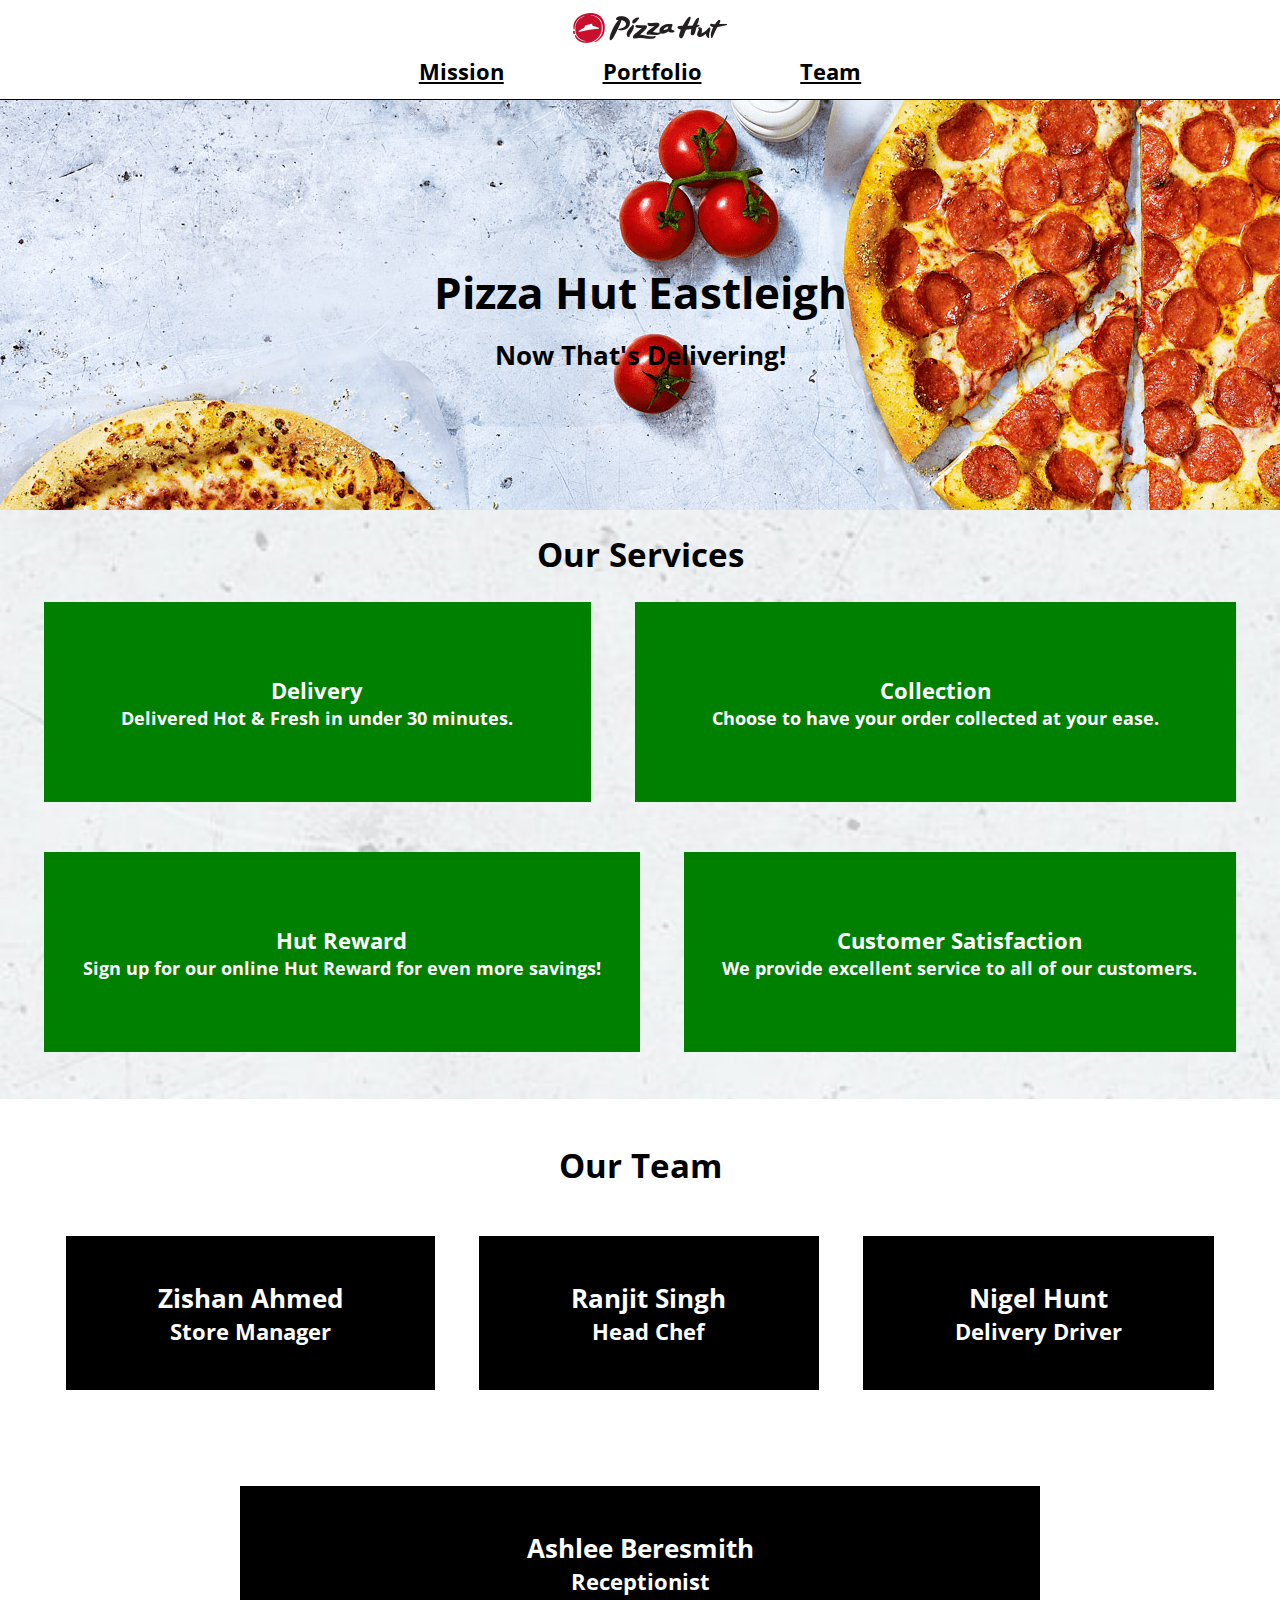
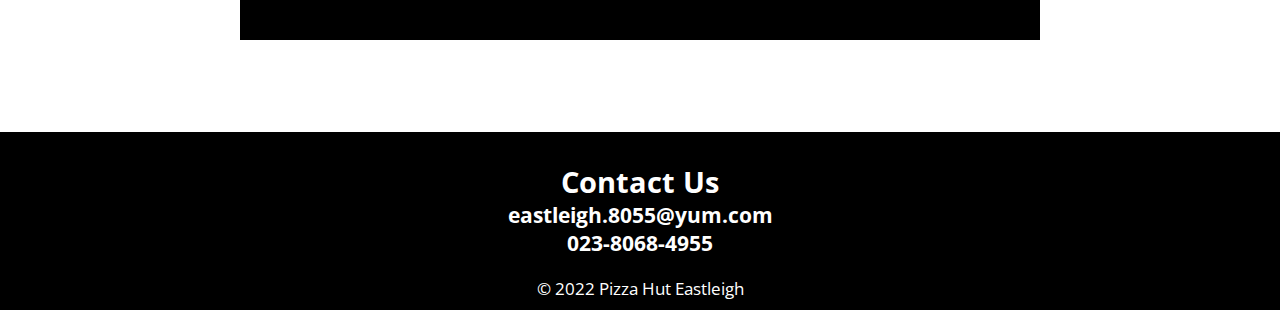
<file: pizza-hut/index.html>
<!DOCTYPE html>

<html>
  <head>
    <title>Pizza Hut Eastleigh</title>
    <link rel="stylesheet" href="styles.css" type="text/css">
    <link rel="shortcut icon" href="favicon.ico" type="image/x-icon">
    <link href="https://fonts.googleapis.com/css2?family=Open+Sans&display=swap" rel="stylesheet">
  </head>

  <body>
    <header>      
      <img src="images/logo.png" alt="logo" class="logo">
      <nav>
        <p><a href="#mission">Mission</a></p>
        <p><a href="#portfolio">Portfolio</a></p>
        <p><a href="#team">Team</a></p>
      </nav>
    </header>
    
    <main>
      <div id="mission">
        <h1>Pizza Hut Eastleigh</h1>
        <h3>Now That's Delivering!</h3>
      </div>

      <div id="portfolio">
        <h2>Our Services</h2>
        <div class="services">
          <div class="service delivery">
            <h4>Delivery</h4>
            <h5>Delivered Hot & Fresh in under 30 minutes.</h5>
          </div>
          <div class="service collection">
            <h4>Collection</h4>
            <h5>Choose to have your order collected at your ease.</h5>
          </div>
          <div class="service hut-reward">
            <h4>Hut Reward</h4>
            <h5>Sign up for our online Hut Reward for even more savings!</h5>
          </div>
          <div class="service customer-service">
            <h4>Customer Satisfaction</h4>
            <h5>We provide excellent service to all of our customers.</h5>
          </div>
        </div>
      </div>

      <div id="team">
        <h2>Our Team</h2>
        <div class="team-members">
          <div class="employee manager">
            <h3>Zishan Ahmed</h3>
            <h4>Store Manager</h4>
          </div>
          <div class="employee chef">
            <h3>Ranjit Singh</h3>
            <h4>Head Chef</h4>
          </div>
          <div class="employee driver">
            <h3>Nigel Hunt</h3>
            <h4>Delivery Driver</h4>
          </div>
          <div class="employee receptionist">
            <h3>Ashlee Beresmith</h3>
            <h4>Receptionist</h4>
          </div>
        </div>
      </div>
    </main>
    
    <footer>
      <div class="contact">
        <h3>Contact Us</h3>
        <h5>eastleigh.8055@yum.com</h5>
        <h5>023-8068-4955</h5>
      </div>

      <div class="copyright">
        <p>&copy; 2022 Pizza Hut Eastleigh</p>
      </div>
    </footer>
  </body>
</html>
</file>
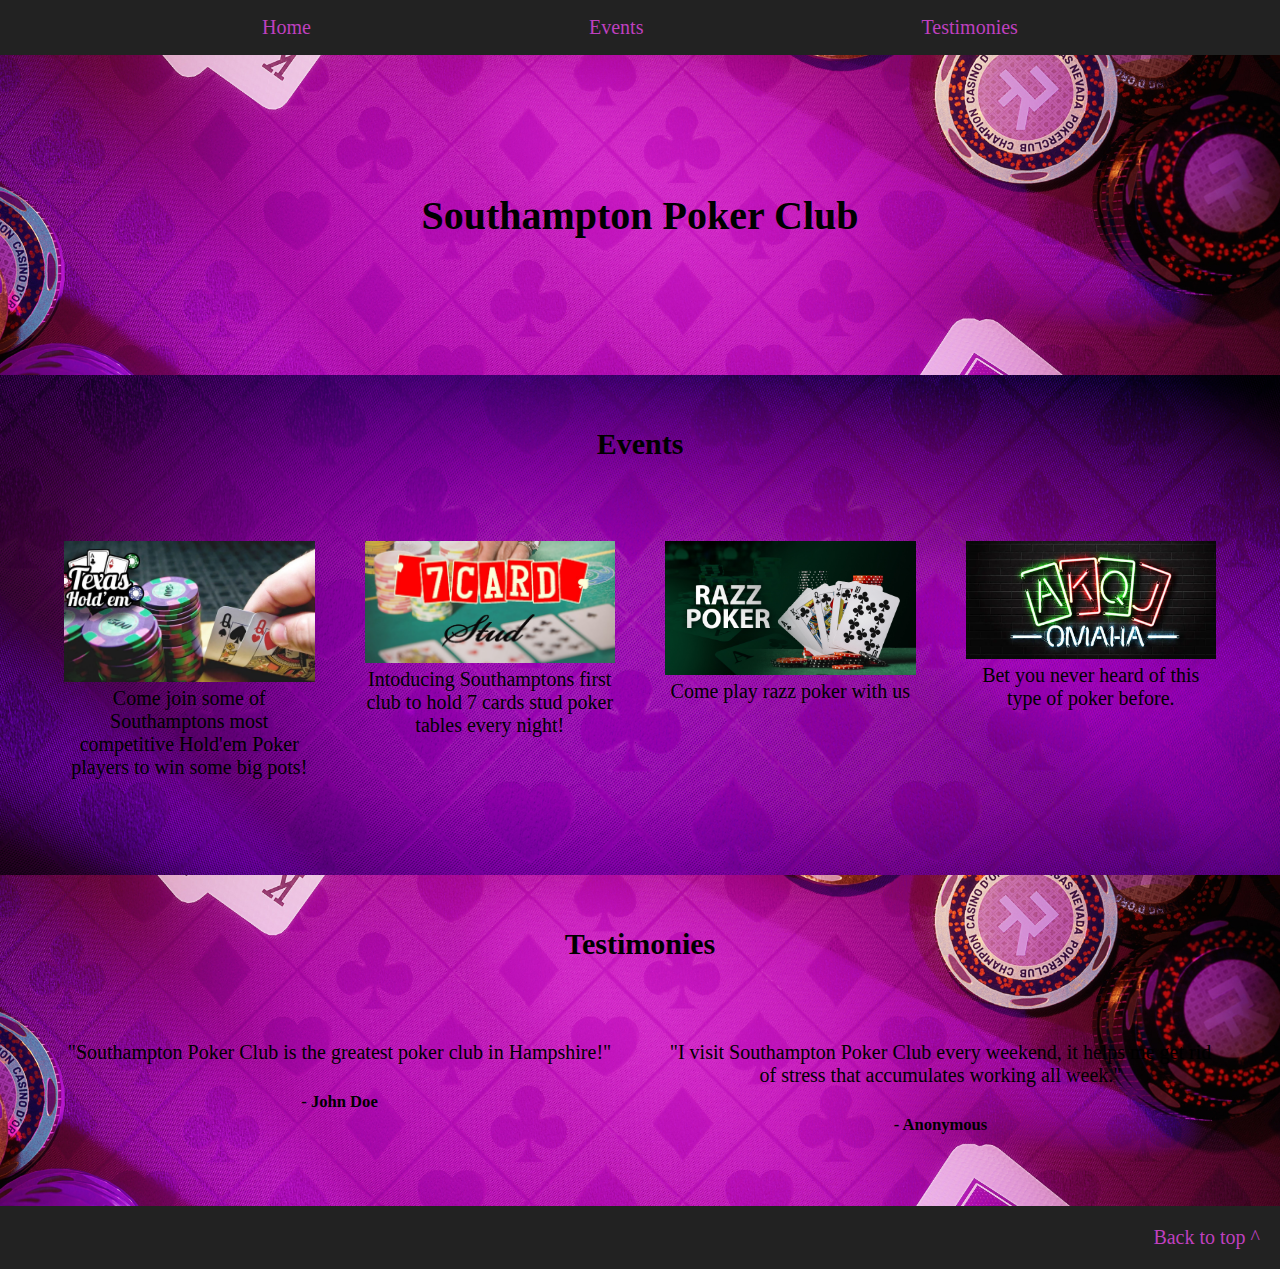
<file: poker-club/index.html>
<!DOCTYPE html>
<html lang="en">
<head>
    <meta charset="UTF-8">
    <meta http-equiv="X-UA-Compatible" content="IE=edge">
    <meta name="viewport" content="width=device-width, initial-scale=1.0">
    <link rel="stylesheet" href="styles.css">
    <title>Southampton Poker Club</title>
</head>
<body>
    <header>
        <nav>
            <ul>
                <li><a href="#home">Home</a></li>
                <li><a href="#events">Events</a></li>
                <li><a href="#testimonial">Testimonies</a></li>
            </ul>
        </nav>
        <section id="home">
            <h1>Southampton Poker Club</h1>
        </section>
    </header>
    <main>
        <section id="events">
            <div class="container">
                <h2>Events</h2>
                <div class="events">
                    <div class="hold-em">
                        <img src="images/holdem.jpg" alt="holdem" width="750px" height="400px">
                        <p>Come join some of Southamptons most competitive Hold'em Poker players to win some big pots!</p>
                    </div>
                    <div class="7-cards" >
                        <img src="images/7card.jpg" alt="7 cards stud" width="750px" height="400px">
                        <p>Intoducing Southamptons first club to hold 7 cards stud poker tables every night!</p>
                    </div>
                    <div class="razz">
                        <img src="images/razz.jpg" alt="razz" width="750px" height="400px">
                        <p>Come play razz poker with us</p>
                    </div>
                    <div class="omaha">
                        <img src="images/omaha.jpg" alt="omaha" width="750px" height="400px">
                        <p>Bet you never heard of this type of poker before.</p>
                    </div>
                </div>
            </div>
        </section>
        <section id="testimonial">
            <div class="container">
                <h2>Testimonies</h2>
                <div class="testimonies">
                    <article>
                        <p>"Southampton Poker Club is the greatest poker club in Hampshire!"</p>
                        <h5>- John Doe</h5>
                    </article>
                    <article>
                        <p>"I visit Southampton Poker Club every weekend, it helps me get rid of stress that accumulates working all week."</p>
                        <h5>- Anonymous</h5>
                    </article>
                </div>
            </div>
        </section>
    </main>
    <footer>
        <p><a href="#nav">Back to top ^</a></p>
    </footer>
</body>
</html>
</file>
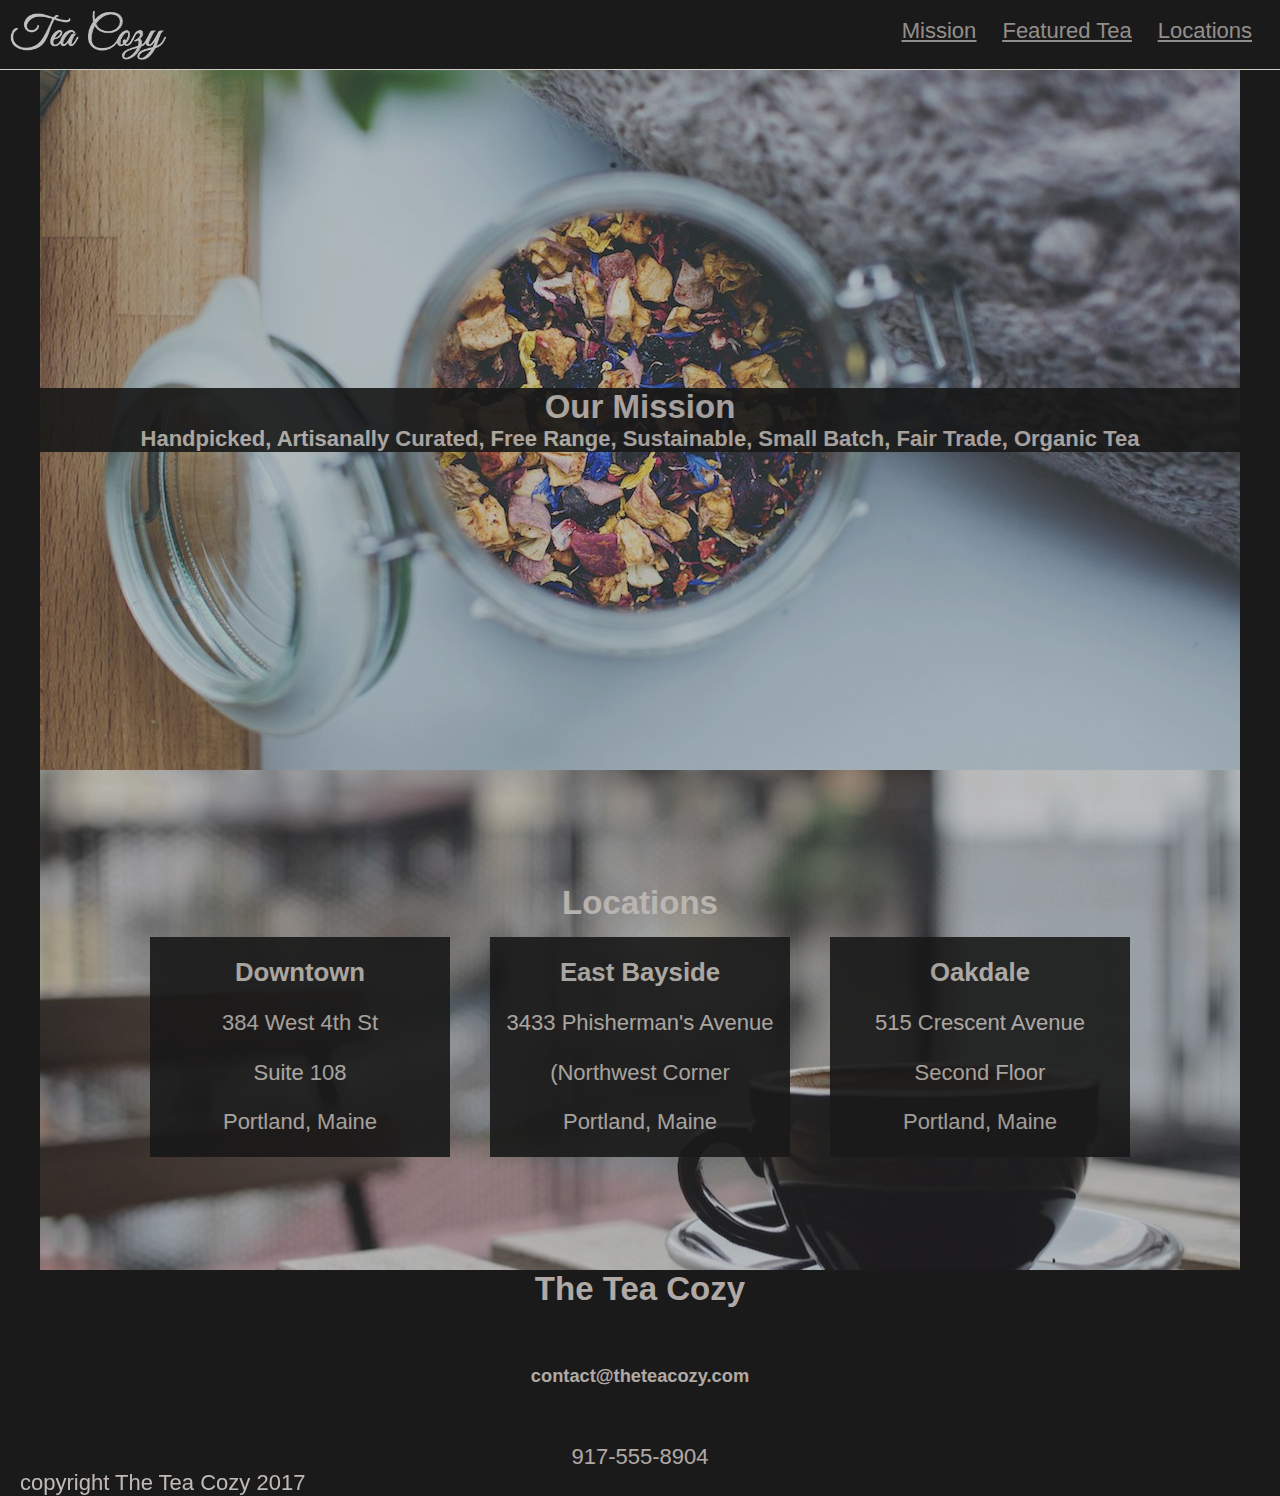
<file: tea-cozy/index.html>
<!DOCTYPE html>
<html lang="en">
  <head>
    <meta charset="utf-8">
    <meta name="viewport" content="width=device-width, initial-scale=1.0">
    <title>Tea Cozy</title>
    <link href="style.css" rel="stylesheet">
  </head>
  <body>
    <header>
      <img class="logo" src="images/img-tea-cozy-logo.png" alt="Tea Cozy">
      <nav>
        <ul class="links">
          <li><a href="#">Mission</a></li>
          <li><a href="#">Featured Tea</a></li>
          <li><a href="#">Locations</a></li>
        </ul>          
      </nav>
    </header>
    <main>
      <div class="mission">
        <div class="mission_headings">
          <h2>Our Mission</h2>
          <h4>Handpicked, Artisanally Curated, Free Range, Sustainable, Small Batch, Fair Trade, Organic Tea</h4>
        </div>
      </div>
      <div class="featured_tea"></div>



      <div class="locations_container">

        <h2 class="locations_heading">Locations</h2>
        
        <div class="locations">

          <div id="downtown">
            <h3>Downtown</h3>
            <p>384 West 4th St</p>
            <p>Suite 108</p>
            <p>Portland, Maine</p>
          </div>

          <div id="bayside">
            <h3>East Bayside</h3>
            <p>3433 Phisherman's Avenue</p>
            <p>(Northwest Corner</p>
            <p>Portland, Maine</p>
          </div>

          <div id="oakdale">
            <h3>Oakdale</h3>
            <p>515 Crescent Avenue</p>
            <p>Second Floor</p>
            <p>Portland, Maine</p>
          </div>
        </div>  
      </div>



      <div class="contact">
        <h2>The Tea Cozy</h2>
        <h5>contact@theteacozy.com</h5>
        <p>917-555-8904</p>
      </div>

    </main>
    <footer>
      <p>copyright The Tea Cozy 2017</p>
    </footer>
  </body>
</html>
</file>
<file: pizza-hut/styles.css>
* {
    padding: 0;
    margin: 0;
    box-sizing: border-box;
}

html {
    color: black;
    font-size: 22px;
}

body {
    font-family: 'Open Sans', sans-serif;
}

header {
    display: flex;
    width: 100%;
    height: 100px;
    flex-direction: column;
    justify-content: space-evenly;
    align-items: center;
    border-bottom: 1px solid black;
}

.logo {
    height: 30px;
    width: 155px;
    margin-left: 20px;
}

nav {
    display: flex;
    width: 50%;
    justify-content: space-evenly;
}

a {
    color: black;
    font-weight: bold;
}

main {
    text-align: center;
}

h1 {
    text-align: center;
    padding: 25px 100px;
    height: 100px;
}

#mission {
    height: 410px;
    background-image: url('images/mission.jpg');
    background-repeat: no-repeat;
    background-size: cover;
    background-position: center;
    display: flex;
    flex-direction: column;
    align-items: center;
    justify-content: center;
}

#mission h1 {
    width: 100%;
}

#mission h3 {
    width: 100%;
}

#portfolio {
    max-height:1600px;
    width: 100%;
    padding: 1rem;;
    background-image: url('images/services.jpg');
    background-size: cover;
    display: flex;
    flex-direction: column;
    align-items: center;
}

.services {
    min-height: 500px;
    max-width: 1600px;
    margin: auto;
    display: flex;
    justify-content: space-around;
    align-items: center;
    flex-wrap: wrap;
}

.service {
    background: green;
    color: white;
    height: 200px;
    max-width: 800px;
    flex-shrink: 1;
    flex-grow: 1;
    margin: 22px;
    display: flex;
    flex-direction: column;
    justify-content: center;
}

#team {
    min-height: 500px;
    width: 100%;
    padding: 2rem;
    display: flex;
    flex-direction: column;
    align-items: center;
}


.team-members {
    display: flex;
    justify-content: space-evenly;
    align-items: center;
    min-height: 500px;
    flex-wrap: wrap;
}

.employee {
    margin: 1rem;
    background: black;
    color: white;
    padding: 2rem;
    flex-shrink: 1;
    flex-grow: 1;
    max-width: 800px;
}

footer {
    display: flex;
    flex-direction: column;
    align-items: center;
    justify-content: center;
    background-color: black;
    color: white;
    padding: 10px;
}

.contact {
    text-align: center;
    padding: 10px;
    margin: 10px;
    font-size: 1.125rem;
}

.copyright {
    font-size: 0.75rem;
}
</file>
<file: poker-club/styles.css>
body {
    margin: 0;
    font-size: 14px;
    text-align: center;
    box-sizing: content-box;
}

ul, h1, h2, p {
    margin: 0;
}

nav {
    background-color: #222222;
}

ul {
    list-style: none;
    padding: 0;
    display: flex;
    justify-content: space-evenly;
    align-items: center;
}

li {
    padding: 1rem;
}

a {
    color: #BF40BF;
    text-decoration: none;
}

img {
    max-width: 100%;
    height: auto;
}

h2 {
    padding: 2rem 0;
}

p {
     padding-bottom: 2em;
 }

article {
    padding-bottom: 1.5rem;
}

article p {
    padding: 0;
}

footer {
    background: #222222;
}

footer p {
    padding: 1em;
    text-align: right;
}

.container {
    width: min(90%, 95rem);
    margin: auto;
    padding: 1em;
}

#home {
    min-height: 20rem;
    background-image: url('images/banner.jpg');
    background-repeat: no-repeat;
    background-size: cover;
    background-position: center;
    display: flex;
    justify-content: center;
    align-items: center;
}

#events {
    min-height: 25em;
    background-image: url('images/events.png');
    background-repeat: no-repeat;
    background-size: cover;
    background-position: center;    
}

.events p {
    padding-bottom: 1.5rem;
}

#testimonial {
    min-height: 20rem;
    background-image: url('images/banner.jpg');
    background-repeat: no-repeat;
    background-size: cover;
    background-position: center;
}

.events,
.testimonies {
    display: flex;
    flex-direction: column;
}

@media only screen and (min-width: 400px) {
    body {
        font-size: 16px;
    }
}

@media (min-width: 1200px) {
    body {
        font-size: 20px;
    }

    h2 {
        padding-bottom: 5rem;
    }

    .events,
    .testimonies {
        flex-direction: row;
        gap: 2.5em;
    }

    .events > * {
        flex-basis: 100%;
    }

    .testimonies > * {
        flex-basis: 100%;
    }
}
</file>
<file: tea-cozy/style.css>
* {
    padding: 0;
    margin: 0;
    font-family: Arial, Helvetica, sans-serif;
    color: seashell;
    background-color: black;
    opacity: 0.9;
    text-align: center;
}

html {
    font-size: 22px;
}

header {
    height: 69px;
    width: 100%;
    position: fixed;
    border-bottom: 1px solid seashell;
    z-index: 10;
}

main, footer {
    position: relative;
    top: 70px;
}

footer {
    margin-left: 20px;
    float: left;
}

.logo {
    height: 50px;
    width: auto;
    margin: 10px;
    float: left;
}

.links {
    padding: 18px;
    float: right;
}

.links ul {
    list-style-type: none;
    margin: 0;
    padding: 0;
}

.links li {
    padding: 10px;
    text-decoration: underline;
    display: inline;
}

.mission {
    height: 700px;
    width: 1200px;
    background-image: url('images/img-mission-background.jpg');
    background-position: center;
    background-repeat: no-repeat;
    background-size: cover;
    display: flex;
    flex-direction: column;
    justify-content: center;
    margin: auto;
}

.mission_headings {
    width: 100%;
    margin: auto 0;
}

.locations_container {
    height: 500px;
    width: 1200px;
    background-image: url('images/img-locations-background.jpg');
    background-position: center;
    background-repeat: no-repeat;
    background-size: cover;
    display: flex;
    flex-direction: column;
    justify-content: center;
    margin: auto;
    
}

.locations_heading {
    background-color: rgba(0, 0, 0, 0);
    text-align: center;
    margin: 0 auto 15px auto;
    position: relative;
}

.locations {
    background-color: rgba(0, 0, 0, 0);
    display: flex;
    flex-direction: row;
    justify-content: center;
}

#bayside {
    margin: 0 40px;
}

#downtown, #bayside, #oakdale {
    height: 200px;
    width: 300px;

    opacity: 1;
    display: flex;
    flex-direction: column;
    justify-content: space-around;
    padding: 10px 0;
}

.contact {
    height: 200px;
    display: flex;
    flex-direction: column;
    align-items: space-between;
    margin: auto;
    justify-content: space-between;
}
</file>
